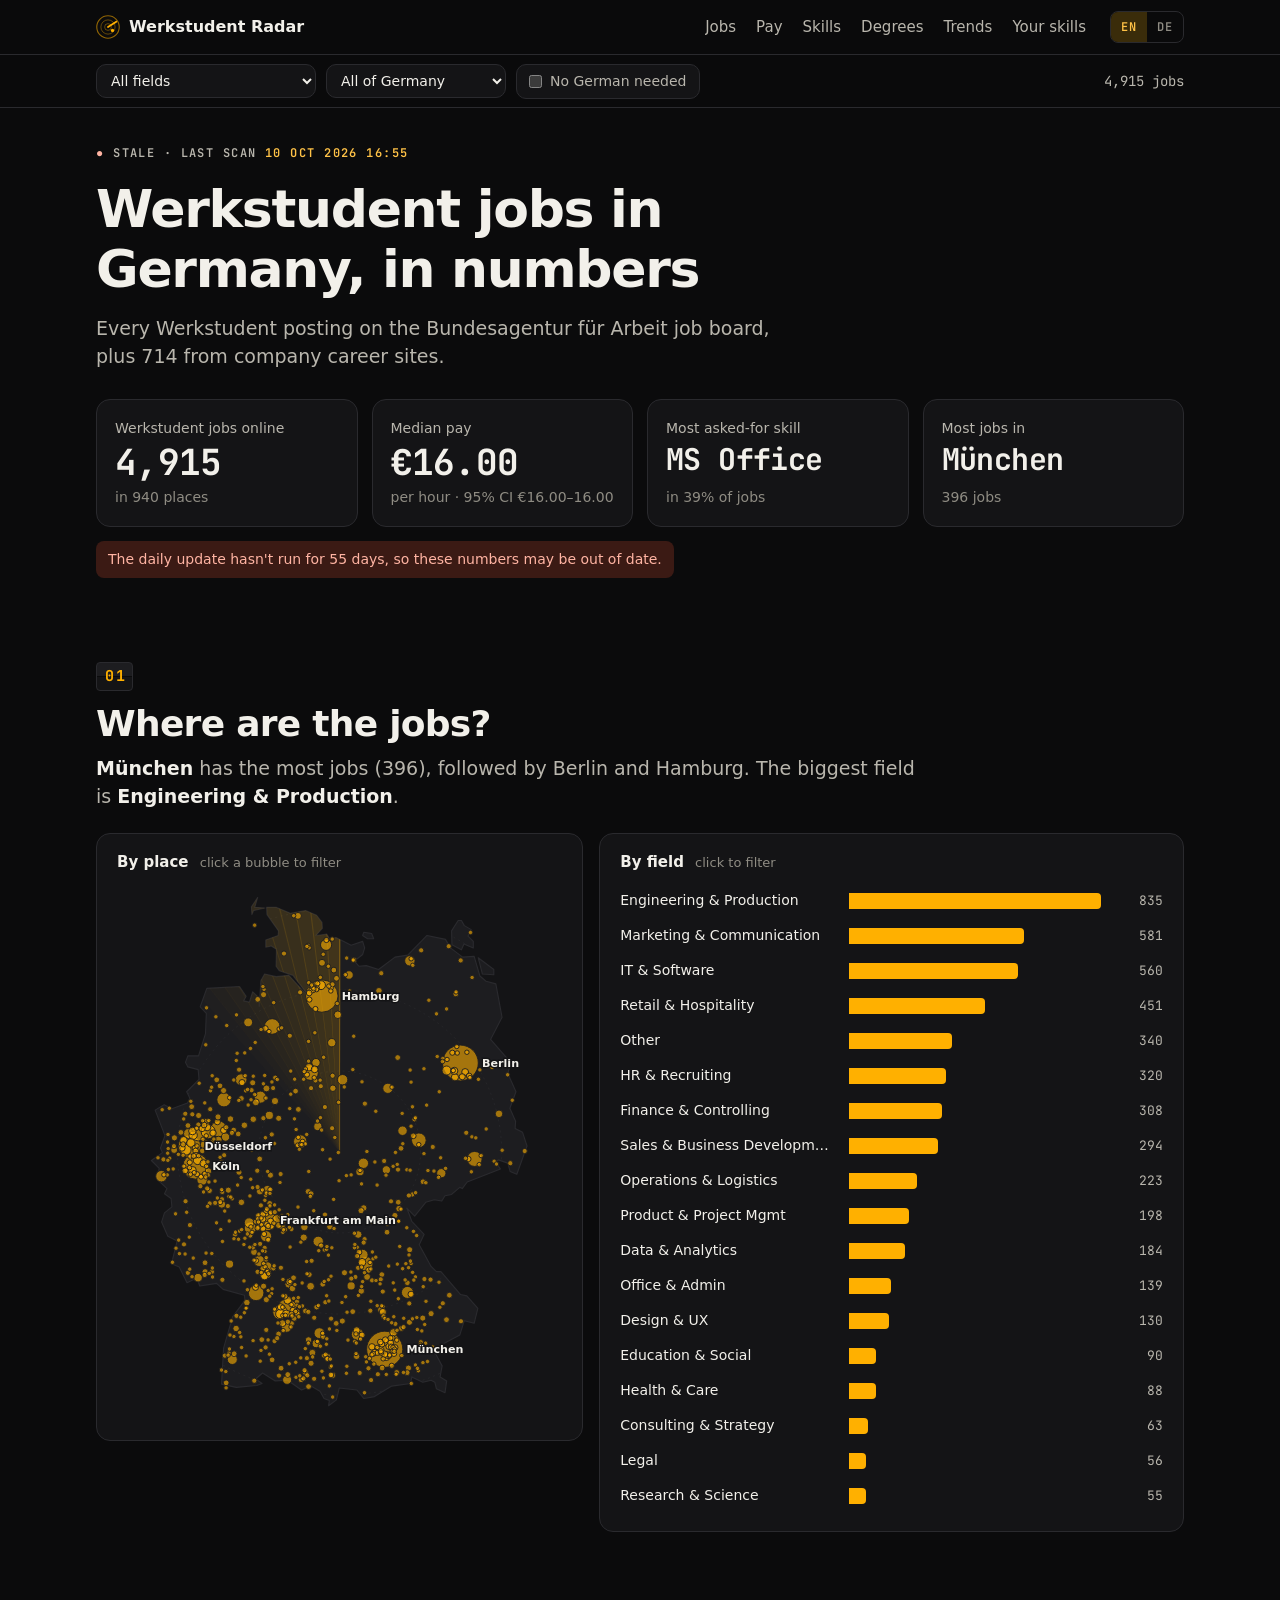
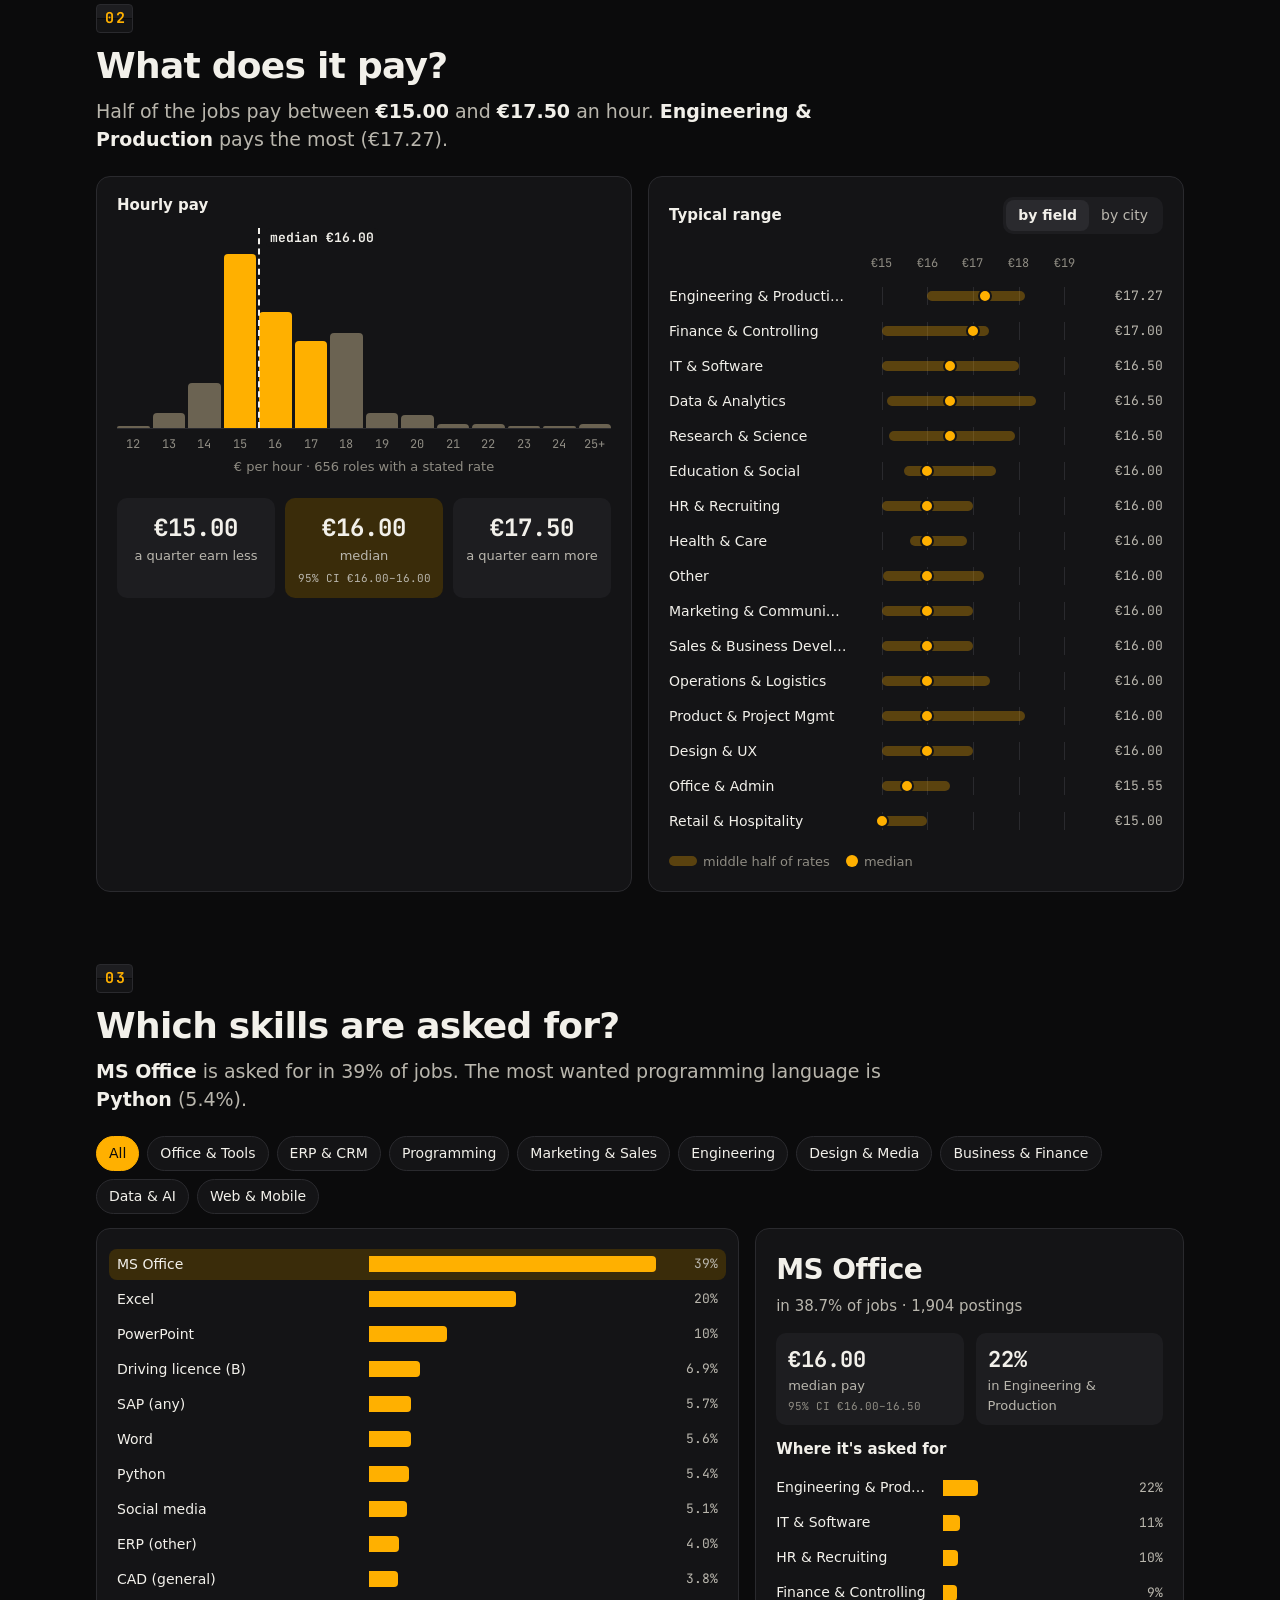
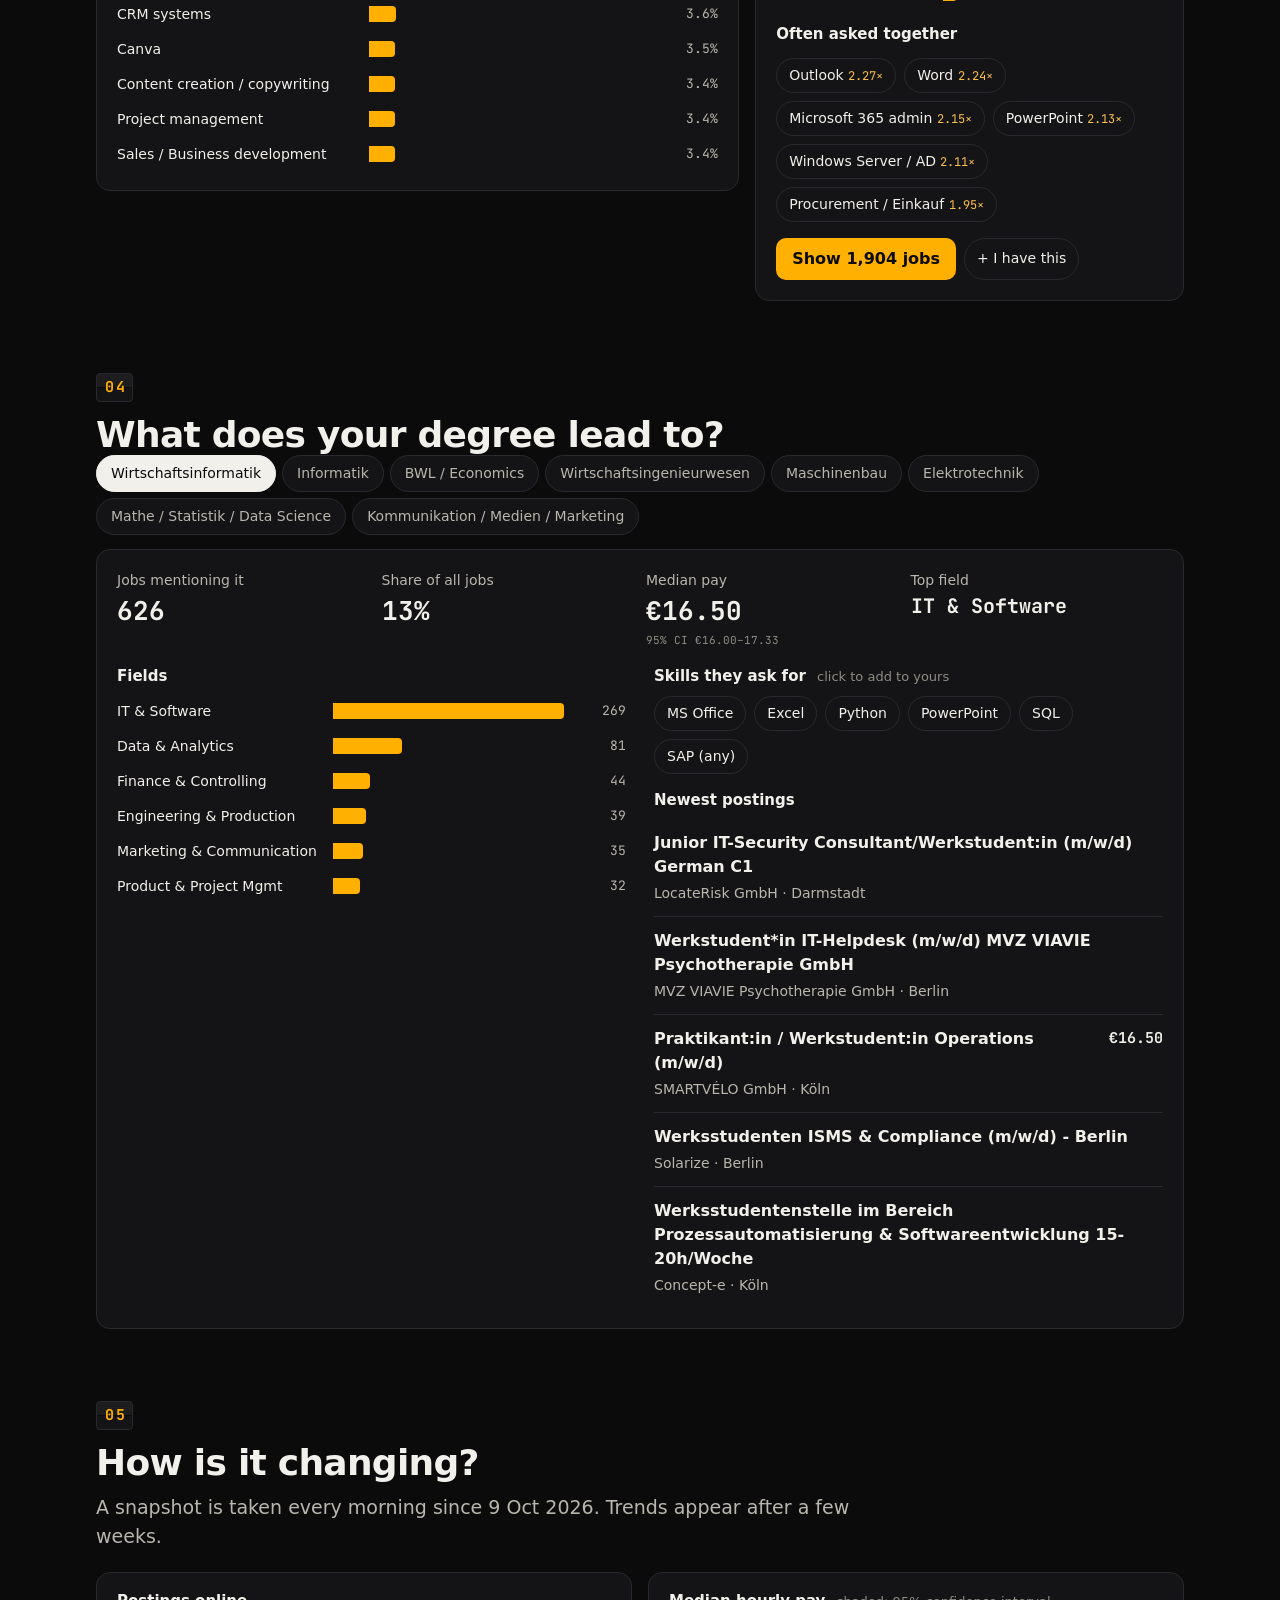
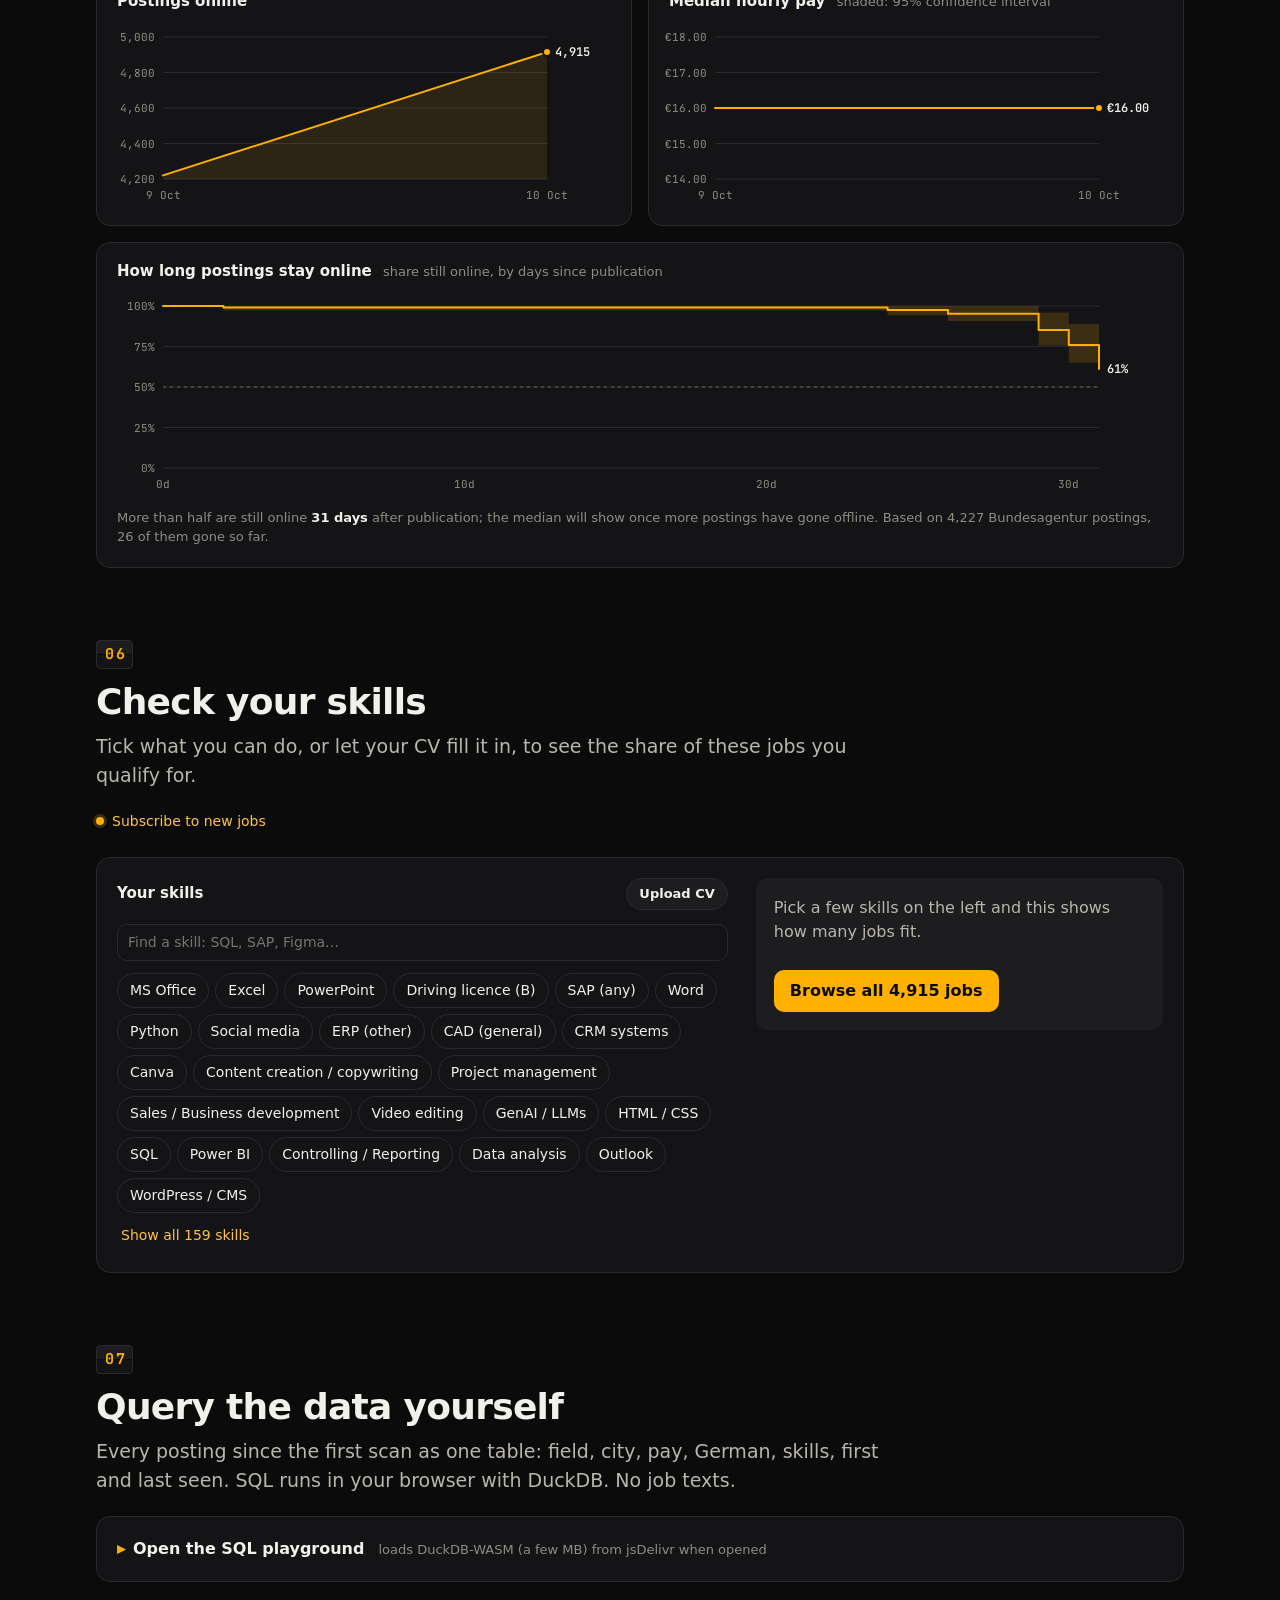
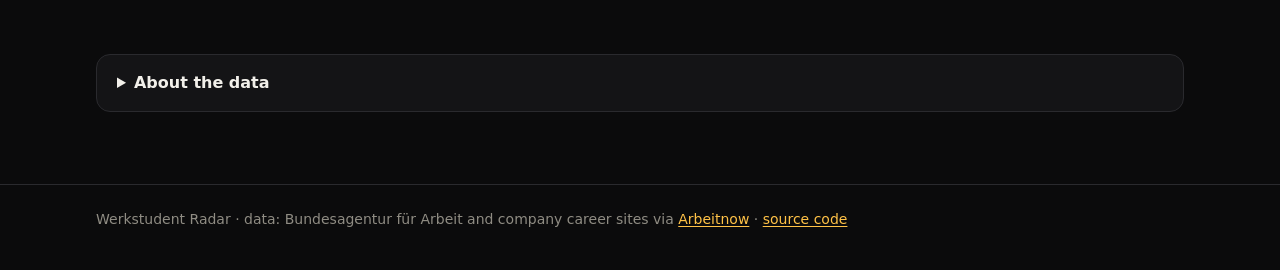
<file: docs/index.html>
<!doctype html>
<html lang="en">
<head>
  <meta charset="utf-8">
  <meta name="viewport" content="width=device-width, initial-scale=1, viewport-fit=cover">
  <title>Werkstudent Radar</title>
  <meta name="description" content="Werkstudent jobs in Germany in numbers: where they are, what they pay, which skills they ask for, and which ones fit you. Updated daily.">
  <meta property="og:title" content="Werkstudent Radar">
  <meta property="og:description" content="Where the Werkstudent jobs are, what they pay, which skills they ask for, and which ones fit you. Updated daily.">
  <meta property="og:type" content="website">
  <meta property="og:url" content="https://morty1338.github.io/werkstudent-radar/">
  <meta property="og:image" content="https://morty1338.github.io/werkstudent-radar/data/og.png">
  <meta property="og:image:width" content="1200">
  <meta property="og:image:height" content="630">
  <meta property="og:image:alt" content="Werkstudent Radar: number of Werkstudent postings online, median hourly pay and share open without German, updated daily">
  <meta name="twitter:card" content="summary_large_image">
  <meta name="theme-color" content="#0B0B0C">
  <meta name="color-scheme" content="dark">
  <meta name="apple-mobile-web-app-title" content="WS Radar">
  <link rel="icon" href="favicon.svg?v=dev" type="image/svg+xml">
  <link rel="apple-touch-icon" href="icons/apple-touch-icon.png?v=dev">
  <link rel="manifest" href="manifest.json?v=dev">
  <!-- Feed URLs stay fixed (no ?v=dev): feed readers keep the address they subscribed to. -->
  <link rel="alternate" type="application/rss+xml" title="Werkstudent Radar: new Werkstudent jobs" href="feeds/all.xml">
  <link rel="stylesheet" href="assets/style.css?v=dev">
  <script type="module" src="assets/app.js?v=dev"></script>
</head>
<body>
  <header class="site-header">
    <div class="wrap header-row">
      <a class="brand" href="#top" aria-label="Werkstudent Radar, back to top" data-i18n-attr="aria-label:brand.aria">
        <img src="favicon.svg?v=dev" alt="" width="24" height="24">
        <span>Werkstudent Radar</span>
      </a>
      <nav class="nav" aria-label="Sections" data-i18n-attr="aria-label:nav.aria">
        <a href="#where"><b class="nav-num" aria-hidden="true">01</b><span data-i18n="nav.where">Jobs</span></a>
        <a href="#pay"><b class="nav-num" aria-hidden="true">02</b><span data-i18n="nav.pay">Pay</span></a>
        <a href="#skills"><b class="nav-num" aria-hidden="true">03</b><span data-i18n="nav.skills">Skills</span></a>
        <a href="#programmes"><b class="nav-num" aria-hidden="true">04</b><span data-i18n="nav.programmes">Degrees</span></a>
        <a href="#trends"><b class="nav-num" aria-hidden="true">05</b><span data-i18n="nav.trends">Trends</span></a>
        <a href="#check" aria-label="Your skills" data-i18n-attr="aria-label:nav.check"><b class="nav-num" aria-hidden="true">06</b><span class="nav-full" data-i18n="nav.check">Your skills</span><span class="nav-short" data-i18n="nav.check_short">Match</span></a>
      </nav>
      <div class="lang-switch" role="group" aria-label="Language" data-i18n-attr="aria-label:lang.aria">
        <button type="button" data-lang="en" lang="en" aria-pressed="true">EN</button><button type="button" data-lang="de" lang="de" aria-pressed="false">DE</button>
      </div>
    </div>
    <div class="filterbar" id="filterbar">
      <div class="wrap filter-row">
        <button type="button" class="filters-btn" id="f-open" aria-expanded="false" aria-controls="f-sheet" data-i18n="filter.open">Filters</button>
        <div class="filter-chips" id="f-chips"></div>
        <!-- Inline on wide screens; a bottom sheet behind the Filters button on phones. -->
        <div class="filter-controls" id="f-sheet">
          <div class="sheet-head"><strong data-i18n="filter.open">Filters</strong><button type="button" class="link-btn" id="f-close" data-i18n="filter.close">Close</button></div>
          <label class="sr-only" for="f-field" data-i18n="filter.field">Field</label>
          <select id="f-field"><option value="" data-i18n="filter.all_fields">All fields</option></select>
          <label class="sr-only" for="f-city" data-i18n="filter.city">City</label>
          <select id="f-city"><option value="" data-i18n="filter.all_germany">All of Germany</option></select>
          <label class="switch"><input type="checkbox" id="f-nogerman"><span data-i18n="filter.no_german">No German needed</span></label>
          <button type="button" class="btn sheet-done" id="f-done">Show jobs</button>
        </div>
        <span class="filter-count" id="f-count"></span>
        <button type="button" class="link-btn" id="f-reset" hidden data-i18n="filter.reset">Reset</button>
      </div>
    </div>
    <div class="sheet-backdrop" id="f-backdrop" hidden></div>
  </header>

  <main id="top">
    <section class="hero wrap">
      <p class="status" id="status"></p>
      <h1 data-i18n-html="hero.title">Werkstudent jobs in Germany, in&nbsp;numbers</h1>
      <p class="lede">Every Werkstudent posting on the Bundesagentur für Arbeit job board and on company career sites.</p>
      <div class="tiles" id="tiles">
        <div class="tile skeleton"></div><div class="tile skeleton"></div><div class="tile skeleton"></div><div class="tile skeleton"></div>
      </div>
      <p class="stale" id="stale" hidden></p>
    </section>

    <section id="where" class="wrap section">
      <p class="step">01</p>
      <h2 data-i18n="where.title">Where are the jobs?</h2>
      <p class="insight" id="where-insight"></p>
      <div class="grid-map">
        <div class="card">
          <h3><span data-i18n="where.by_place">By place</span> <span class="hint-inline" data-i18n="where.by_place_hint">click a bubble to filter</span></h3>
          <div id="map"></div>
        </div>
        <div class="card">
          <h3><span data-i18n="where.by_field">By field</span> <span class="hint-inline" data-i18n="where.by_field_hint">click to filter</span></h3>
          <div id="fields" class="chart"></div>
        </div>
      </div>
    </section>

    <section id="pay" class="wrap section">
      <p class="step">02</p>
      <h2 data-i18n="pay.title">What does it pay?</h2>
      <p class="insight" id="pay-insight"></p>
      <div class="grid-2">
        <div class="card">
          <h3 data-i18n="pay.hourly">Hourly pay</h3>
          <div id="pay-hist"></div>
        </div>
        <div class="card">
          <div class="card-head">
            <h3 data-i18n="pay.range">Typical range</h3>
            <div class="seg" id="pay-seg" role="tablist">
              <button type="button" role="tab" data-by="field" aria-selected="true" data-i18n="pay.by_field">by field</button>
              <button type="button" role="tab" data-by="city" aria-selected="false" data-i18n="pay.by_city">by city</button>
            </div>
          </div>
          <div id="pay-range"></div>
          <p class="legend-line" data-i18n-html="pay.legend"><span class="lg-range"></span> middle half of rates <span class="lg-dot"></span> median</p>
        </div>
      </div>
    </section>

    <section id="skills" class="wrap section">
      <p class="step">03</p>
      <h2 data-i18n="skills.title">Which skills are asked for?</h2>
      <p class="insight" id="skills-insight"></p>
      <div class="chips-row" id="skill-groups"></div>
      <div class="grid-skills">
        <div class="card">
          <div id="skill-bars" class="chart"></div>
        </div>
        <aside class="card skill-detail" id="skill-detail" aria-live="polite"></aside>
      </div>
    </section>

    <section id="programmes" class="wrap section">
      <p class="step">04</p>
      <h2 data-i18n="programmes.title">What does your degree lead to?</h2>
      <div class="tabs" role="tablist" id="mj-tabs"></div>
      <div class="card" id="mj-panel" role="tabpanel"></div>
    </section>

    <section id="trends" class="wrap section">
      <p class="step">05</p>
      <h2 data-i18n="trends.title">How is it changing?</h2>
      <p class="insight" id="trends-insight"></p>
      <div class="grid-2">
        <div class="card"><h3 data-i18n="trends.jobs">Postings online</h3><div id="tr-jobs" class="line-chart"></div></div>
        <div class="card"><h3><span data-i18n="trends.pay">Median hourly pay</span> <span class="hint-inline" data-i18n="trends.pay_hint">shaded: 95% confidence interval</span></h3><div id="tr-pay" class="line-chart"></div></div>
      </div>
      <div class="card card-wide" id="lifetimes">
        <h3><span data-i18n="life.title">How long postings stay online</span> <span class="hint-inline" data-i18n="life.hint">share still online, by days since publication</span></h3>
        <div id="tr-life" class="line-chart survival"></div>
        <p class="legend-line" id="tr-life-note"></p>
      </div>
    </section>

    <section id="check" class="wrap section">
      <p class="step">06</p>
      <h2 data-i18n="check.title">Check your skills</h2>
      <p class="insight" data-i18n="check.insight">Tick what you can do, or let your CV fill it in, to see the share of these jobs you qualify for.</p>
      <details class="subscribe">
        <summary data-i18n="subscribe.summary">Subscribe to new jobs</summary>
        <div class="subscribe-body" id="subscribe" aria-live="polite"></div>
      </details>
      <div class="card check-card">
        <div class="check-grid">
          <div>
            <div class="card-head">
              <h3 data-i18n="check.your_skills">Your skills</h3>
              <div class="check-actions">
                <label class="btn-small" title="Your CV is read in your browser and never uploaded" data-i18n-attr="title:cv.title">
                  <input type="file" id="cv-file" accept=".pdf,.docx,.txt,application/pdf,application/vnd.openxmlformats-officedocument.wordprocessingml.document,text/plain">
                  <span data-i18n="cv.upload">Upload CV</span>
                </label>
                <button type="button" class="link-btn" id="my-clear" hidden data-i18n="check.clear">Clear</button>
              </div>
            </div>
            <p class="cv-note" id="cv-result" aria-live="polite"></p>
            <label class="sr-only" for="my-search" data-i18n="check.search">Find a skill</label>
            <input id="my-search" type="search" placeholder="Find a skill: SQL, SAP, Figma…" data-i18n-attr="placeholder:check.search_ph">
            <div id="my-chips" class="chip-groups"></div>
            <button type="button" class="link-btn" id="my-all"></button>
          </div>
          <div class="match-summary" id="match-summary" aria-live="polite"></div>
        </div>
        <div id="jobs-panel" class="jobs-panel" hidden>
          <div class="card-head">
            <div class="tabs" id="job-tabs" role="tablist"></div>
            <label class="sr-only" for="job-sort" data-i18n="sort.label">Sort</label>
            <select id="job-sort">
              <option value="best" data-i18n="sort.best">Best fit first</option>
              <option value="newest" data-i18n="sort.newest">Newest first</option>
              <option value="pay" data-i18n="sort.pay">Highest pay first</option>
            </select>
          </div>
          <div id="job-filter-chip"></div>
          <div id="job-list" class="job-list" aria-live="polite"></div>
          <button class="btn btn-quiet" id="job-more" type="button" hidden data-i18n="check.show_more">Show more</button>
        </div>
      </div>
    </section>

    <section id="query" class="wrap section">
      <p class="step">07</p>
      <h2 data-i18n="query.title">Query the data yourself</h2>
      <p class="insight" data-i18n="query.insight">Every posting since the first scan as one table: field, city, pay, German, skills, first and last seen. SQL runs in your browser with DuckDB. No job texts.</p>
      <details class="card sql" id="sql">
        <summary><span data-i18n="query.open">Open the SQL playground</span> <span class="hint-inline" data-i18n="query.open_hint">loads DuckDB-WASM (a few MB) from jsDelivr when opened</span></summary>
        <div class="sql-body">
          <div class="chips-row" id="sql-examples"></div>
          <label class="sr-only" for="sql-input" data-i18n="query.label">SQL query</label>
          <textarea id="sql-input" spellcheck="false" autocapitalize="off" autocomplete="off" rows="11"></textarea>
          <div class="sql-bar">
            <button type="button" class="btn" id="sql-run" data-i18n="query.run">Run</button>
            <span class="hint-inline">Ctrl/⌘ + Enter</span>
            <span class="sql-status" id="sql-status" aria-live="polite"></span>
          </div>
          <div class="sql-out" id="sql-out"></div>
          <p class="sql-help" data-i18n-html="query.help">Tables: <code>postings</code> (refnr, source, title, company, field, field_label, city, lat, lon, pay, pay_min, pay_max, german, remote, published, first_seen, last_seen, online, skills[], url) and <code>skills</code> (id, label, group). Pay is €/h; <code>german</code> is required, implicit, plus or none. Download: <a href="data/postings.parquet" download>postings.parquet</a>, <a href="data/skills.parquet" download>skills.parquet</a>.</p>
        </div>
      </details>
    </section>

    <section class="wrap section about">
      <details>
        <summary data-i18n="about.summary">About the data</summary>
        <div class="about-body" data-i18n-html="about.body">
          <p><strong>Sources.</strong> Every morning a script collects all postings with “Werkstudent”, “Working Student” or “Werkstudierende” in the title from the public job search of the <a href="https://www.arbeitsagentur.de/jobsuche/">Bundesagentur für Arbeit</a>, plus Werkstudent postings from companies' own career sites through the free <a href="https://www.arbeitnow.com/">Arbeitnow</a> job API. A posting found in both counts once. LinkedIn, StepStone and Indeed don't allow automated collection and aren't used; many of their postings come from the same company career sites.</p>
          <p><strong>Pay</strong> comes from the posting's salary fields or phrases like “17,50 € pro Stunde”. Each role counts once, and a median needs at least 10 roles.</p>
          <p><strong>Skills and German</strong> are found by rules with German and English synonyms, checked against 100 labelled postings. <a href="https://github.com/morty1338/werkstudent-radar#accuracy">How accurate they are</a>.</p>
          <p><strong>Your CV</strong> is read and analysed in your browser with the same rules. It is never uploaded or stored.</p>
          <p>Job texts belong to the employers and aren't published here; links lead to the originals. Code and data: <a href="https://github.com/morty1338/werkstudent-radar">github.com/morty1338/werkstudent-radar</a>.</p>
        </div>
      </details>
    </section>
  </main>

  <footer class="site-footer">
    <div class="wrap" data-i18n-html="footer">Werkstudent Radar · data: Bundesagentur für Arbeit and company career sites via <a href="https://www.arbeitnow.com/">Arbeitnow</a> · <a href="https://github.com/morty1338/werkstudent-radar">source code</a></div>
  </footer>

  <div class="tooltip" id="tooltip" role="tooltip" hidden></div>
  <noscript><p class="wrap">This page needs JavaScript to load the data. Diese Seite braucht JavaScript, um die Daten zu laden.</p></noscript>
</body>
</html>
</file>
<file: docs/assets/style.css>
/* JetBrains Mono (SIL OFL, see fonts/OFL.txt), served from this site rather
   than Google Fonts so visitors' IP addresses aren't sent to a third party.
   Variable weight, Latin subset (incl. umlauts and €), from @fontsource-variable/jetbrains-mono 5.3.0. */
@font-face {
  font-family: "JetBrains Mono";
  font-style: normal;
  font-weight: 100 800;
  font-display: swap;
  src: url("fonts/JetBrainsMono-latin.woff2") format("woff2");
}

/* Dark only: a departure-board look, amber on near-black. */
:root {
  color-scheme: dark;
  --bg: #0b0b0c;
  --surface: #141416;
  --surface-2: #1d1d20;
  --surface-3: #2a2a2e;
  --ink: #f2f0ea;
  --ink-2: #b9b6ad;
  --ink-3: #8f8c83;
  --line: #2a2a2e;
  --accent: #ffb000;
  --accent-ink: #ffc247;
  --on-accent: #0b0b0c;
  --accent-soft: #3a2c0a;
  --muted-bar: #6b6352;
  --good: #3fbf86;
  --warn-bg: #3b1a14;
  --warn-ink: #ffb4a3;
  --radius: 14px;
  --shadow: none;
  --shadow-pop: 0 6px 20px rgba(0, 0, 0, .5);
  --scrim: rgba(0, 0, 0, .6);
  --font: ui-sans-serif, system-ui, -apple-system, "Segoe UI", Roboto, "Helvetica Neue", Arial, sans-serif;
  --mono: "JetBrains Mono", ui-monospace, SFMono-Regular, Menlo, Consolas, monospace;
  /* Sticky header = top row + filter row + two 1px borders. Used for anchor offsets. */
  --header-row-h: 54px;
  --filter-row-h: 52px;
  --header-h: calc(var(--header-row-h) + var(--filter-row-h) + 2px);
  --tabbar-h: 56px;
}

* { box-sizing: border-box; }
[hidden] { display: none !important; }
html { scroll-behavior: smooth; scroll-padding-top: calc(var(--header-h) + 8px); -webkit-text-size-adjust: 100%; text-size-adjust: 100%; }
body { margin: 0; background: var(--bg); color: var(--ink); font: 16px/1.5 var(--font); -webkit-font-smoothing: antialiased; }
a { color: var(--accent-ink); text-underline-offset: 2px; }
h1, h2, h3 { margin: 0; line-height: 1.15; }
h1 { font-size: clamp(32px, 5.4vw, 52px); letter-spacing: -0.025em; font-weight: 750; max-width: 820px; }
h2 { font-size: clamp(26px, 3.6vw, 36px); letter-spacing: -0.02em; font-weight: 750; }
h3 { font-size: 15px; font-weight: 650; }
p { margin: 0 0 12px; }
.wrap { max-width: 1120px; margin: 0 auto; padding: 0 max(16px, env(safe-area-inset-right)) 0 max(16px, env(safe-area-inset-left)); }
main { overflow-x: clip; }
.sr-only { position: absolute; width: 1px; height: 1px; overflow: hidden; clip: rect(0 0 0 0); white-space: nowrap; }
.empty { color: var(--ink-3); font-size: 14px; padding: 12px 0; }
button { font: inherit; color: inherit; }
:focus-visible { outline: 2px solid var(--accent); outline-offset: 2px; border-radius: 6px; }

/* Header + filter bar */
.site-header { position: sticky; top: 0; z-index: 20; background: color-mix(in srgb, var(--bg) 90%, transparent); backdrop-filter: saturate(1.4) blur(10px); border-bottom: 1px solid var(--line); }
.header-row { display: flex; align-items: center; gap: 24px; height: var(--header-row-h); }
.brand { display: flex; align-items: center; gap: 9px; font-weight: 750; color: var(--ink); text-decoration: none; white-space: nowrap; }
.nav { display: flex; align-items: center; gap: 20px; margin-left: auto; overflow-x: auto; scrollbar-width: none; font-size: 15px; }
.nav::-webkit-scrollbar { display: none; }
.nav a { color: var(--ink-2); text-decoration: none; white-space: nowrap; }
.nav a:hover, .nav a[aria-current] { color: var(--ink); }
.nav-num, .nav-short { display: none; }
.lang-switch { display: inline-flex; border: 1px solid var(--surface-3); border-radius: 8px; overflow: hidden; flex: none; }
.lang-switch button {
  font-family: var(--mono); font-size: 12px; font-weight: 600; letter-spacing: .06em; color: var(--ink-3);
  background: none; border: 0; padding: 0 9px; min-height: 30px; min-width: 36px; cursor: pointer;
}
.lang-switch button[aria-pressed="true"] { background: var(--accent-soft); color: var(--accent-ink); }
.lang-switch button:hover { color: var(--ink); }
.filterbar { border-top: 1px solid var(--line); }
.filter-row { display: flex; align-items: center; gap: 10px; height: var(--filter-row-h); overflow-x: auto; scrollbar-width: none; }
/* On wide screens the sheet's controls sit inline in the filter row. */
.filter-controls { display: contents; }
.filters-btn, .filter-chips, .sheet-head, .sheet-done, .sheet-backdrop { display: none; }
.filter-row::-webkit-scrollbar { display: none; }
select, input[type="search"], textarea {
  font: inherit; font-size: 14px; color: var(--ink); background: var(--surface);
  border: 1px solid var(--line); border-radius: 10px; padding: 7px 10px; min-width: 0;
}
.filter-row select { max-width: 220px; }
/* Fixed widths: the options arrive with the data, and a growing select would push its neighbours. */
@media (min-width: 561px) {
  #f-field { width: 220px; }
  #f-city { width: 180px; }
}
.filter-row select.active { border-color: var(--accent); background: var(--accent-soft); font-weight: 600; }
.switch { display: inline-flex; align-items: center; gap: 8px; font-size: 14px; color: var(--ink-2); white-space: nowrap; cursor: pointer; padding: 6px 12px; border: 1px solid var(--line); border-radius: 10px; background: var(--surface); }
.switch input { accent-color: var(--accent); margin: 0; }
.switch:has(input:checked) { border-color: var(--accent); background: var(--accent-soft); color: var(--ink); font-weight: 600; }
.filter-count { font-family: var(--mono); margin-left: auto; font-size: 14px; color: var(--ink-2); white-space: nowrap; font-variant-numeric: tabular-nums; }
.link-btn { background: none; border: 0; color: var(--accent-ink); cursor: pointer; padding: 6px 4px; font-size: 14px; white-space: nowrap; }
.link-btn:hover { text-decoration: underline; }
.btn { background: var(--accent); color: var(--on-accent); border: 0; border-radius: 10px; padding: 9px 16px; font-weight: 600; cursor: pointer; }
.btn:hover { filter: brightness(1.08); }
.btn-quiet { background: var(--surface-2); color: var(--ink); border: 1px solid var(--line); margin-top: 12px; }

/* Hero */
.hero { padding-top: 36px; }
.status { font-family: var(--mono); font-size: 12px; font-weight: 600; letter-spacing: .12em; text-transform: uppercase; color: var(--ink-2); margin-bottom: 18px; min-height: 18px; }
.status time { color: var(--accent-ink); }
.status-dot { color: var(--good); animation: blink 2.4s ease-in-out infinite; }
.status.is-stale .status-dot { color: var(--warn-ink); animation: none; }
@keyframes blink { 50% { opacity: .25; } }
.lede { font-size: 19px; color: var(--ink-2); margin-top: 14px; max-width: 680px; }
.tiles { display: grid; grid-template-columns: repeat(4, 1fr); gap: 14px; margin-top: 28px; }
.tile {
  display: flex; flex-direction: column; gap: 4px; min-height: 128px; padding: 18px;
  background: var(--surface); border: 1px solid var(--line); border-radius: var(--radius); box-shadow: var(--shadow);
  color: var(--ink); text-decoration: none; transition: transform .15s ease, border-color .15s ease;
}
a.tile:hover { transform: translateY(-2px); border-color: var(--accent); }
.tile .label { font-size: 14px; color: var(--ink-2); }
.tile .value { font-family: var(--mono); font-size: 36px; font-weight: 700; letter-spacing: -0.02em; font-variant-numeric: tabular-nums; line-height: 1.1; overflow-wrap: anywhere; }
.tile .sub { font-size: 14px; color: var(--ink-3); margin-top: auto; }
/* Rolling digits (rollDigits in charts.js): each character in a one-line window. */
.roll { display: inline-block; height: 1.1em; overflow: hidden; vertical-align: top; white-space: pre; }
.roll-strip { display: flex; flex-direction: column; animation: roll var(--ms) cubic-bezier(.25, .8, .25, 1) forwards; }
.roll-strip span { height: 1.1em; }
@keyframes roll { to { transform: translateY(calc(var(--steps) * -1.1em)); } }
.tile.cta { background: var(--accent); border-color: var(--accent); color: var(--on-accent); }
.tile.cta .label, .tile.cta .sub { color: color-mix(in srgb, var(--on-accent) 80%, transparent); }
.skeleton { background: linear-gradient(90deg, var(--surface) 0%, var(--surface-2) 50%, var(--surface) 100%); background-size: 200% 100%; animation: shimmer 1.4s infinite; }
@keyframes shimmer { to { background-position: -200% 0; } }
.stale { background: var(--warn-bg); color: var(--warn-ink); padding: 8px 12px; border-radius: 8px; font-size: 14px; display: inline-block; margin-top: 14px; }

/* Sections */
.section { padding-top: 72px; }
/* Section numbers as split-flap tiles: a dark cell with a hairline across the middle. */
.step {
  display: inline-block; font-family: var(--mono); font-size: 15px; font-weight: 700; line-height: 1; letter-spacing: .14em;
  color: var(--accent); padding: 6px 5px 6px 8px; margin-bottom: 12px; border-radius: 4px; border: 1px solid var(--surface-3);
  background: linear-gradient(to bottom, var(--surface-2) calc(50% - .5px), var(--bg) calc(50% - .5px) calc(50% + .5px), var(--surface) calc(50% + .5px));
}
.insight { font-size: 19px; color: var(--ink-2); margin: 10px 0 22px; max-width: 820px; }
.insight strong { color: var(--ink); }
/* Filled in by JS after the data loads: keep two lines free so the charts below don't jump. */
.insight[id] { min-height: 3em; }
.card { background: var(--surface); border: 1px solid var(--line); border-radius: var(--radius); padding: 20px; box-shadow: var(--shadow); min-width: 0; }
.card h3 { margin-bottom: 14px; }
.card-head { display: flex; justify-content: space-between; align-items: center; gap: 12px; flex-wrap: wrap; margin-bottom: 14px; }
.card-head h3 { margin: 0; }
.hint-inline { font-weight: 400; color: var(--ink-3); font-size: 13px; margin-left: 6px; }
.grid-2 { display: grid; grid-template-columns: 1fr 1fr; gap: 16px; }
.grid-map { display: grid; grid-template-columns: 5fr 6fr; gap: 16px; align-items: start; }
.grid-skills { display: grid; grid-template-columns: 3fr 2fr; gap: 16px; align-items: start; }

/* Clickable bars */
.bars { display: grid; gap: 4px; }
.bar-row { display: grid; grid-template-columns: minmax(110px, 40%) 1fr; align-items: center; gap: 12px; font-size: 14px; border-radius: 8px; padding: 5px 8px; margin: 0 -8px; }
.bar-row.clickable { cursor: pointer; }
.bar-row.clickable:hover { background: var(--surface-2); }
.bar-row.selected { background: var(--accent-soft); }
.bar-row.dimmed { color: var(--ink-2); }
.bar-row.dimmed .bar-fill { background: var(--muted-bar); }
.bar-label { overflow: hidden; text-overflow: ellipsis; white-space: nowrap; }
.bar-label small { color: var(--ink-3); }
.bar-cell { display: flex; align-items: center; gap: 10px; min-width: 0; }
.bar-track { flex: 1; height: 16px; min-width: 0; }
.bar-fill { height: 100%; background: var(--accent); border-radius: 0 4px 4px 0; min-width: 2px; transition: width .35s ease; }
.bar-fill.muted { background: var(--muted-bar); }
.bar-value { font-family: var(--mono); font-variant-numeric: tabular-nums; color: var(--ink-2); font-size: 13px; white-space: nowrap; min-width: 52px; text-align: right; }

/* Map */
.map { width: 100%; height: auto; max-height: 540px; display: block; }
.map-land { fill: var(--surface-2); stroke: var(--surface-3); stroke-width: 1.2; stroke-linejoin: round; }
.map-radar { pointer-events: none; }
.map-ring { fill: none; stroke: var(--surface-3); stroke-width: .8; stroke-dasharray: 2 4; }
.map-sweep { fill: var(--accent); }
.map-sweep line { stroke: var(--accent); stroke-opacity: .35; stroke-width: 1; }
.bubble { fill: var(--accent); fill-opacity: .6; stroke: var(--surface-2); stroke-width: 1; cursor: pointer; transition: fill-opacity .15s; }
.bubble:hover { fill-opacity: .85; }
.bubble.selected { fill-opacity: 1; stroke: var(--ink); stroke-width: 2; }
.bubble.dimmed { fill: var(--muted-bar); fill-opacity: .5; }
.map-label { font-size: 12px; font-weight: 600; fill: var(--ink); paint-order: stroke; stroke: var(--surface); stroke-width: 3px; pointer-events: none; }

/* Histogram */
.hist { position: relative; height: 200px; padding-top: 26px; }
.cols { display: flex; align-items: flex-end; gap: 3px; height: 100%; }
.col { flex: 1; height: 100%; display: flex; align-items: flex-end; }
.col-fill { width: 100%; background: var(--accent); border-radius: 4px 4px 0 0; min-height: 2px; }
.col-fill.soft { background: var(--muted-bar); }
.col:hover .col-fill { opacity: 1; filter: brightness(1.1); }
.hist-marker { position: absolute; top: 0; bottom: 0; width: 0; border-left: 2px dashed var(--ink); z-index: 1; pointer-events: none; }
.hist-marker span { position: absolute; top: 0; left: 6px; font-family: var(--mono); font-size: 13px; font-variant-numeric: tabular-nums; font-weight: 650; white-space: nowrap; background: var(--surface); padding: 0 4px; border-radius: 4px; }
.col-axis { display: flex; gap: 3px; border-top: 1px solid var(--line); padding-top: 6px; }
.col-axis span { flex: 1; font-family: var(--mono); font-variant-numeric: tabular-nums; text-align: center; font-size: 12px; color: var(--ink-3); }
.axis-title { font-size: 13px; color: var(--ink-3); text-align: center; margin-top: 4px; }
.pay-trio { display: grid; grid-template-columns: repeat(3, 1fr); gap: 10px; margin-top: 22px; text-align: center; font-size: 13px; color: var(--ink-2); }
.pay-trio > div { background: var(--surface-2); border-radius: 10px; padding: 12px 8px; }
.pay-trio span { display: block; font-family: var(--mono); font-size: 24px; font-weight: 700; color: var(--ink); font-variant-numeric: tabular-nums; }
.pay-trio .mid { background: var(--accent-soft); }
.ci { display: block; font-family: var(--mono); font-size: 11px; color: var(--ink-3); font-variant-numeric: tabular-nums; margin-top: 2px; }
.pay-trio .ci { margin-top: 4px; color: var(--ink-2); }
.related { margin-top: 2px; }
#sd-fields + h3 { margin-top: 18px; }
.related .lift { font-family: var(--mono); font-size: 12px; color: var(--accent-ink); }

/* Dot-range */
.dots { display: grid; gap: 2px; }
.dot-row { display: grid; grid-template-columns: minmax(110px, 36%) 1fr 64px; align-items: center; gap: 12px; font-size: 14px; border-radius: 8px; padding: 6px 8px; margin: 0 -8px; }
.dot-row.clickable { cursor: pointer; }
.dot-row.clickable:hover { background: var(--surface-2); }
.dot-row.selected { background: var(--accent-soft); }
.dot-row.dimmed { color: var(--ink-2); }
.dot-row.dimmed .dot, .dot-row.dimmed .dot-range { background: var(--muted-bar); }
.dot-track { position: relative; height: 18px; }
.dot-track .grid { position: absolute; top: 0; bottom: 0; width: 1px; background: var(--line); }
.dot-range { position: absolute; top: 4px; height: 10px; background: var(--accent); opacity: .3; border-radius: 99px; }
.dot { position: absolute; top: 2px; width: 14px; height: 14px; margin-left: -7px; background: var(--accent); border: 2px solid var(--surface); border-radius: 50%; }
.dot-row.muted .dot, .dot-row.muted .dot-range { background: var(--muted-bar); }
.dot-axis .dot-track span { position: absolute; font-family: var(--mono); font-variant-numeric: tabular-nums; transform: translateX(-50%); font-size: 12px; color: var(--ink-3); }
.legend-line { display: flex; align-items: center; gap: 6px; font-size: 13px; color: var(--ink-3); margin: 14px 0 0; }
.lg-range { width: 28px; height: 10px; border-radius: 99px; background: var(--accent); opacity: .3; display: inline-block; }
.lg-dot { width: 12px; height: 12px; border-radius: 50%; background: var(--accent); display: inline-block; margin-left: 10px; }
.seg { display: inline-flex; background: var(--surface-2); border-radius: 10px; padding: 3px; }
.seg button { border: 0; background: none; padding: 5px 12px; border-radius: 8px; cursor: pointer; font-size: 14px; color: var(--ink-2); }
.seg button[aria-selected="true"] { background: var(--surface-3); color: var(--ink); font-weight: 600; }

/* Chips and tabs */
.chips-row { display: flex; flex-wrap: wrap; gap: 8px; margin-bottom: 14px; }
.chip {
  font-size: 14px; padding: 6px 12px; border-radius: 999px; cursor: pointer;
  background: var(--surface); color: var(--ink); border: 1px solid var(--line); white-space: nowrap;
}
.chip:hover { border-color: var(--ink-3); }
.chip[aria-pressed="true"], .chip[aria-selected="true"] { background: var(--accent); border-color: var(--accent); color: var(--on-accent); }
.chip.add::before { content: "+ "; color: var(--accent-ink); font-weight: 700; }
.chip.found { border-color: var(--good); }
.chip-groups { display: flex; flex-wrap: wrap; gap: 6px; margin: 12px 0 6px; max-height: 320px; overflow: auto; scrollbar-width: thin; scrollbar-color: var(--surface-3) transparent; }
.tabs { display: flex; gap: 6px; flex-wrap: wrap; }
.tab { font-size: 14px; padding: 7px 14px; border-radius: 999px; cursor: pointer; background: var(--surface); color: var(--ink-2); border: 1px solid var(--line); }
.tab[aria-selected="true"] { background: var(--ink); color: var(--bg); border-color: var(--ink); }
#mj-tabs { margin-bottom: 14px; }

/* Skill detail */
.skill-detail { position: sticky; top: calc(var(--header-h) + 16px); }
.sd-name { font-size: 28px; font-weight: 750; letter-spacing: -0.02em; }
.sd-big { font-size: 15px; color: var(--ink-2); margin: 4px 0 16px; }
.sd-stats { display: grid; grid-template-columns: 1fr 1fr; gap: 12px; margin-bottom: 16px; }
.sd-stat { background: var(--surface-2); border-radius: 10px; padding: 10px 12px; }
.sd-stat .v { font-family: var(--mono); font-size: 22px; font-weight: 700; font-variant-numeric: tabular-nums; }
.sd-stat .l { font-size: 13px; color: var(--ink-2); }
.sd-actions { display: flex; gap: 8px; flex-wrap: wrap; margin-top: 16px; }

/* Skills check (compact) */
.check-grid { display: grid; grid-template-columns: minmax(0, 3fr) minmax(0, 2fr); gap: 28px; align-items: start; }
.check-actions { display: flex; align-items: center; gap: 8px; }
.btn-small {
  position: relative; display: inline-flex; align-items: center; gap: 6px; cursor: pointer;
  font-size: 13px; font-weight: 600; padding: 5px 12px; border-radius: 999px;
  border: 1px solid var(--line); background: var(--surface-2); color: var(--ink);
}
.btn-small:hover { border-color: var(--accent); }
.btn-small input { position: absolute; inset: 0; opacity: 0; cursor: pointer; width: 100%; }
.cv-note:empty { display: none; }
.cv-note { font-size: 14px; color: var(--good); margin: -4px 0 10px; }
.cv-note .link-btn { padding: 0; font-size: 14px; }
#my-search { width: 100%; }
.summary-actions { grid-column: 1 / -1; margin-top: 6px; }
.jobs-panel { border-top: 1px solid var(--line); margin-top: 20px; padding-top: 18px; }
.subscribe { margin: -8px 0 18px; font-size: 14px; }
.subscribe summary { display: inline-flex; align-items: center; gap: 8px; cursor: pointer; color: var(--accent-ink); list-style: none; min-height: 36px; }
.subscribe summary::-webkit-details-marker { display: none; }
.subscribe summary::before { content: ""; width: 8px; height: 8px; border-radius: 50%; background: var(--accent); box-shadow: 0 0 0 3px var(--accent-soft); }
.subscribe-body { max-width: 620px; margin-top: 8px; padding: 14px 16px; background: var(--surface); border: 1px solid var(--line); border-radius: 12px; color: var(--ink-2); }
.subscribe-body p { margin: 0 0 10px; }
.feed-row { display: flex; align-items: center; justify-content: space-between; gap: 12px; padding: 6px 0; border-top: 1px solid var(--line); }
.feed-row a { color: var(--ink); font-weight: 600; text-decoration: none; overflow-wrap: anywhere; }
.feed-row a:hover { color: var(--accent-ink); }
.subscribe .hint { margin: 8px 0 0; font-size: 13px; color: var(--ink-3); }

/* Match summary */
.match-summary { display: grid; grid-template-columns: auto 1fr; gap: 8px 18px; align-items: center; background: var(--surface-2); border-radius: 12px; padding: 18px; }
.match-big { font-family: var(--mono); font-size: 48px; font-weight: 700; letter-spacing: -0.03em; line-height: 1; font-variant-numeric: tabular-nums; }
.match-text { font-size: 16px; color: var(--ink-2); }
.match-text strong { color: var(--ink); }
.meter { grid-column: 1 / -1; height: 8px; background: var(--accent-soft); border-radius: 999px; overflow: hidden; }
.meter > div { height: 100%; background: var(--accent); border-radius: 999px; transition: width .35s ease; }
.learn { grid-column: 1 / -1; display: flex; flex-wrap: wrap; align-items: center; gap: 8px; }
.learn-label { font-size: 14px; color: var(--ink-2); }
.gap-text { flex-basis: 100%; margin: 0 0 4px; font-size: 15px; color: var(--ink-2); }
.gap-text strong { color: var(--ink); }
.gap-then { color: var(--ink-3); font-family: var(--mono); }
.match-empty { grid-column: 1 / -1; font-size: 16px; color: var(--ink-2); }

/* Job list */
.job-list { display: grid; }
.job { display: grid; grid-template-columns: minmax(0, 1fr) auto; gap: 4px 16px; padding: 12px 0; border-top: 1px solid var(--line); }
.job:first-child { border-top: 0; }
.job a { font-weight: 600; text-decoration: none; color: var(--ink); overflow-wrap: anywhere; }
.job a:hover { color: var(--accent-ink); text-decoration: underline; }
.job .meta { color: var(--ink-2); font-size: 14px; }
.job .why { color: var(--good); font-size: 13px; }
.job .side { grid-column: 2; grid-row: 1 / span 2; display: flex; flex-direction: column; align-items: flex-end; gap: 4px; }
.pay { font-family: var(--mono); font-variant-numeric: tabular-nums; font-weight: 650; font-size: 15px; }
.badge { display: inline-block; font-size: 12px; padding: 2px 9px; border-radius: 999px; background: var(--surface-2); color: var(--ink-2); white-space: nowrap; }
.badge.need { background: transparent; border: 1px solid var(--accent); color: var(--accent-ink); }
.badge.en { background: var(--accent-soft); color: var(--ink); }
.filter-chip { display: inline-flex; align-items: center; gap: 6px; font-size: 14px; background: var(--accent-soft); border-radius: 999px; padding: 4px 6px 4px 12px; margin-bottom: 8px; }
.filter-chip button { border: 0; background: none; cursor: pointer; font-size: 16px; line-height: 1; padding: 0 6px; }

/* Programmes */
.mj-stats { display: grid; grid-template-columns: repeat(4, 1fr); gap: 12px; margin-bottom: 20px; }
.mj-stat .label { font-size: 14px; color: var(--ink-2); }
.mj-stat .value { font-family: var(--mono); font-size: 26px; font-weight: 700; font-variant-numeric: tabular-nums; }
.mj-grid { display: grid; grid-template-columns: 1fr 1fr; gap: 28px; }
.mj-grid h3 { margin-bottom: 10px; }

/* Line charts */
.line-chart svg { display: block; width: 100%; height: 180px; overflow: visible; }
.line-chart .grid line { stroke: var(--line); stroke-width: 1; }
.line-chart .axis text { fill: var(--ink-3); font-family: var(--mono); font-size: 11px; font-variant-numeric: tabular-nums; }
.line-chart path.line { fill: none; stroke: var(--accent); stroke-width: 2; stroke-linejoin: round; stroke-linecap: round; }
.line-chart path.area { fill: var(--accent); opacity: .1; }
.line-chart circle { fill: var(--accent); stroke: var(--surface); stroke-width: 2; }
.line-chart .end-label { fill: var(--ink); font-family: var(--mono); font-size: 12px; font-weight: 600; font-variant-numeric: tabular-nums; }
.line-chart .crosshair { stroke: var(--ink-3); stroke-width: 1; }
.line-chart path.band { fill: var(--accent); opacity: .16; }
.line-chart .half { stroke: var(--muted-bar); stroke-width: 1; stroke-dasharray: 3 4; }
.line-chart.survival svg { height: 200px; }
.card-wide { margin-top: 16px; }
.card-wide .legend-line { display: block; line-height: 1.5; }
.card-wide .legend-line strong { color: var(--ink); }

/* SQL playground */
.sql summary { cursor: pointer; font-weight: 650; list-style: none; display: flex; flex-wrap: wrap; align-items: baseline; gap: 4px 8px; }
.sql summary::-webkit-details-marker { display: none; }
.sql summary::before { content: "▸"; color: var(--accent); font-family: var(--mono); }
.sql[open] summary::before { content: "▾"; }
.sql-body { margin-top: 16px; }
#sql-input {
  width: 100%; font-family: var(--mono); font-size: 13px; line-height: 1.5; color: var(--ink); background: var(--bg);
  border: 1px solid var(--surface-3); border-radius: 10px; padding: 12px; resize: vertical; tab-size: 2;
}
.sql-bar { display: flex; align-items: center; gap: 12px; flex-wrap: wrap; margin: 10px 0; }
.sql-status { font-family: var(--mono); font-size: 12px; color: var(--ink-3); margin-left: auto; }
.sql-out { overflow-x: auto; max-height: 420px; overflow-y: auto; }
.sql-out table { border-collapse: collapse; font-size: 13px; min-width: 100%; }
.sql-out th, .sql-out td { text-align: left; padding: 6px 10px; border-bottom: 1px solid var(--line); white-space: nowrap; max-width: 320px; overflow: hidden; text-overflow: ellipsis; }
.sql-out th { position: sticky; top: 0; background: var(--surface); color: var(--ink-2); font-weight: 600; }
.sql-out td { font-family: var(--mono); font-variant-numeric: tabular-nums; }
.sql-error { color: var(--warn-ink); background: var(--warn-bg); padding: 10px 12px; border-radius: 8px; font-family: var(--mono); font-size: 13px; white-space: pre-wrap; }
.sql-help { font-size: 13px; color: var(--ink-3); margin-top: 12px; }
.sql-help code { font-family: var(--mono); color: var(--ink-2); }

/* About */
.about details { background: var(--surface); border: 1px solid var(--line); border-radius: var(--radius); padding: 16px 20px; }
.about summary { cursor: pointer; font-weight: 650; }
.about-body { margin-top: 12px; color: var(--ink-2); font-size: 15px; max-width: 820px; }

/* Tooltip */
.tooltip { position: fixed; z-index: 50; pointer-events: none; max-width: 280px; background: var(--surface-2); color: var(--ink); border: 1px solid var(--surface-3); font-size: 13px; line-height: 1.45; padding: 8px 11px; border-radius: 9px; box-shadow: var(--shadow-pop); }
.tooltip strong { font-weight: 700; }

.site-footer { border-top: 1px solid var(--line); margin-top: 72px; padding: 24px 0 40px; color: var(--ink-3); font-size: 14px; }

@media (max-width: 960px) {
  .check-grid { grid-template-columns: 1fr; }
  .skill-detail { position: static; }
}
@media (max-width: 860px) {
  .tiles { grid-template-columns: repeat(2, 1fr); }
  .grid-2, .grid-map, .grid-skills, .mj-grid { grid-template-columns: 1fr; }
  .mj-stats { grid-template-columns: repeat(2, 1fr); }
}
@media (max-width: 560px) {
  :root { --header-row-h: 48px; --filter-row-h: 48px; }
  /* iOS zooms into form fields under 16px and stays zoomed, which scrolls the page sideways. */
  select, input[type="search"], textarea { font-size: 16px; }
  /* backdrop-filter would make the header the containing block of the fixed tab bar and sheet. */
  .site-header { background: var(--bg); backdrop-filter: none; -webkit-backdrop-filter: none; }
  body { padding-bottom: calc(var(--tabbar-h) + env(safe-area-inset-bottom)); }
  body.sheet-open { overflow: hidden; }

  /* Section nav as a bottom tab bar */
  .nav {
    position: fixed; left: 0; right: 0; bottom: 0; z-index: 30; margin: 0; gap: 0; overflow: visible;
    display: grid; grid-template-columns: repeat(6, minmax(0, 1fr)); font-size: 11px;
    padding: 0 env(safe-area-inset-right) env(safe-area-inset-bottom) env(safe-area-inset-left);
    background: var(--bg); border-top: 1px solid var(--line);
  }
  .nav a { display: flex; flex-direction: column; align-items: center; justify-content: center; gap: 3px; min-height: var(--tabbar-h); }
  .nav-num { display: block; font-family: var(--mono); font-size: 12px; font-weight: 700; letter-spacing: .08em; color: var(--ink-3); }
  .nav a[aria-current] .nav-num { color: var(--accent); }
  .nav-full { display: none; }
  .nav-short { display: inline; }

  /* Filters: one button and removable chips; the controls open as a bottom sheet */
  .filters-btn {
    display: inline-flex; align-items: center; gap: 6px; min-height: 36px; padding: 0 14px; border-radius: 999px; cursor: pointer;
    font-size: 14px; font-weight: 600; background: var(--surface); color: var(--ink); border: 1px solid var(--surface-3);
  }
  .filters-btn::before { content: "☰"; font-size: 12px; color: var(--accent); }
  .filter-chips { display: flex; gap: 6px; }
  .filter-pill {
    display: inline-flex; align-items: center; gap: 6px; min-height: 36px; padding: 0 12px; border-radius: 999px; white-space: nowrap; cursor: pointer;
    font-size: 14px; background: var(--accent-soft); color: var(--ink); border: 1px solid var(--accent);
  }
  .filter-pill span { color: var(--accent-ink); }
  .filter-row > #f-reset { display: none; }
  .filter-controls {
    display: flex; flex-direction: column; gap: 12px; position: fixed; left: 0; right: 0; bottom: 0; z-index: 40;
    max-height: 85vh; overflow-y: auto; background: var(--surface); border-top: 1px solid var(--surface-3); border-radius: 16px 16px 0 0;
    padding: 16px max(16px, env(safe-area-inset-right)) calc(16px + env(safe-area-inset-bottom)) max(16px, env(safe-area-inset-left));
    transform: translateY(100%); visibility: hidden; transition: transform .25s ease, visibility 0s linear .25s;
  }
  .filter-controls.open { transform: none; visibility: visible; transition: transform .25s ease; }
  .sheet-head { display: flex; justify-content: space-between; align-items: center; font-size: 17px; }
  .sheet-head .link-btn { min-height: 44px; padding: 0 4px; font-size: 16px; }
  .filter-controls label.sr-only { position: static; width: auto; height: auto; overflow: visible; clip: auto; font-size: 13px; color: var(--ink-2); margin-bottom: -6px; }
  .filter-controls select { max-width: none; width: 100%; min-height: 44px; }
  .filter-controls .switch { min-height: 44px; font-size: 16px; }
  .sheet-done { display: block; min-height: 44px; width: 100%; font-size: 16px; }
  .sheet-backdrop { display: block; position: fixed; inset: 0; z-index: 35; background: var(--scrim); }

  .header-row { gap: 14px; justify-content: space-between; }
  .status { letter-spacing: .04em; }
  .lang-switch button { min-height: 36px; min-width: 42px; }
  .tile { min-height: 112px; padding: 14px; }
  .tile .value { font-size: 30px; }
  .insight { font-size: 17px; }
  .match-big { font-size: 44px; }
  .job { grid-template-columns: minmax(0, 1fr); }
  .job .side { grid-column: 1; grid-row: auto; flex-direction: row; align-items: center; flex-wrap: wrap; }
  .dot-row { grid-template-columns: minmax(90px, 34%) 1fr 56px; }
}
@media (prefers-reduced-motion: reduce) {
  * { transition: none !important; animation: none !important; scroll-behavior: auto !important; }
  .map-sweep { display: none; }
}
</file>
